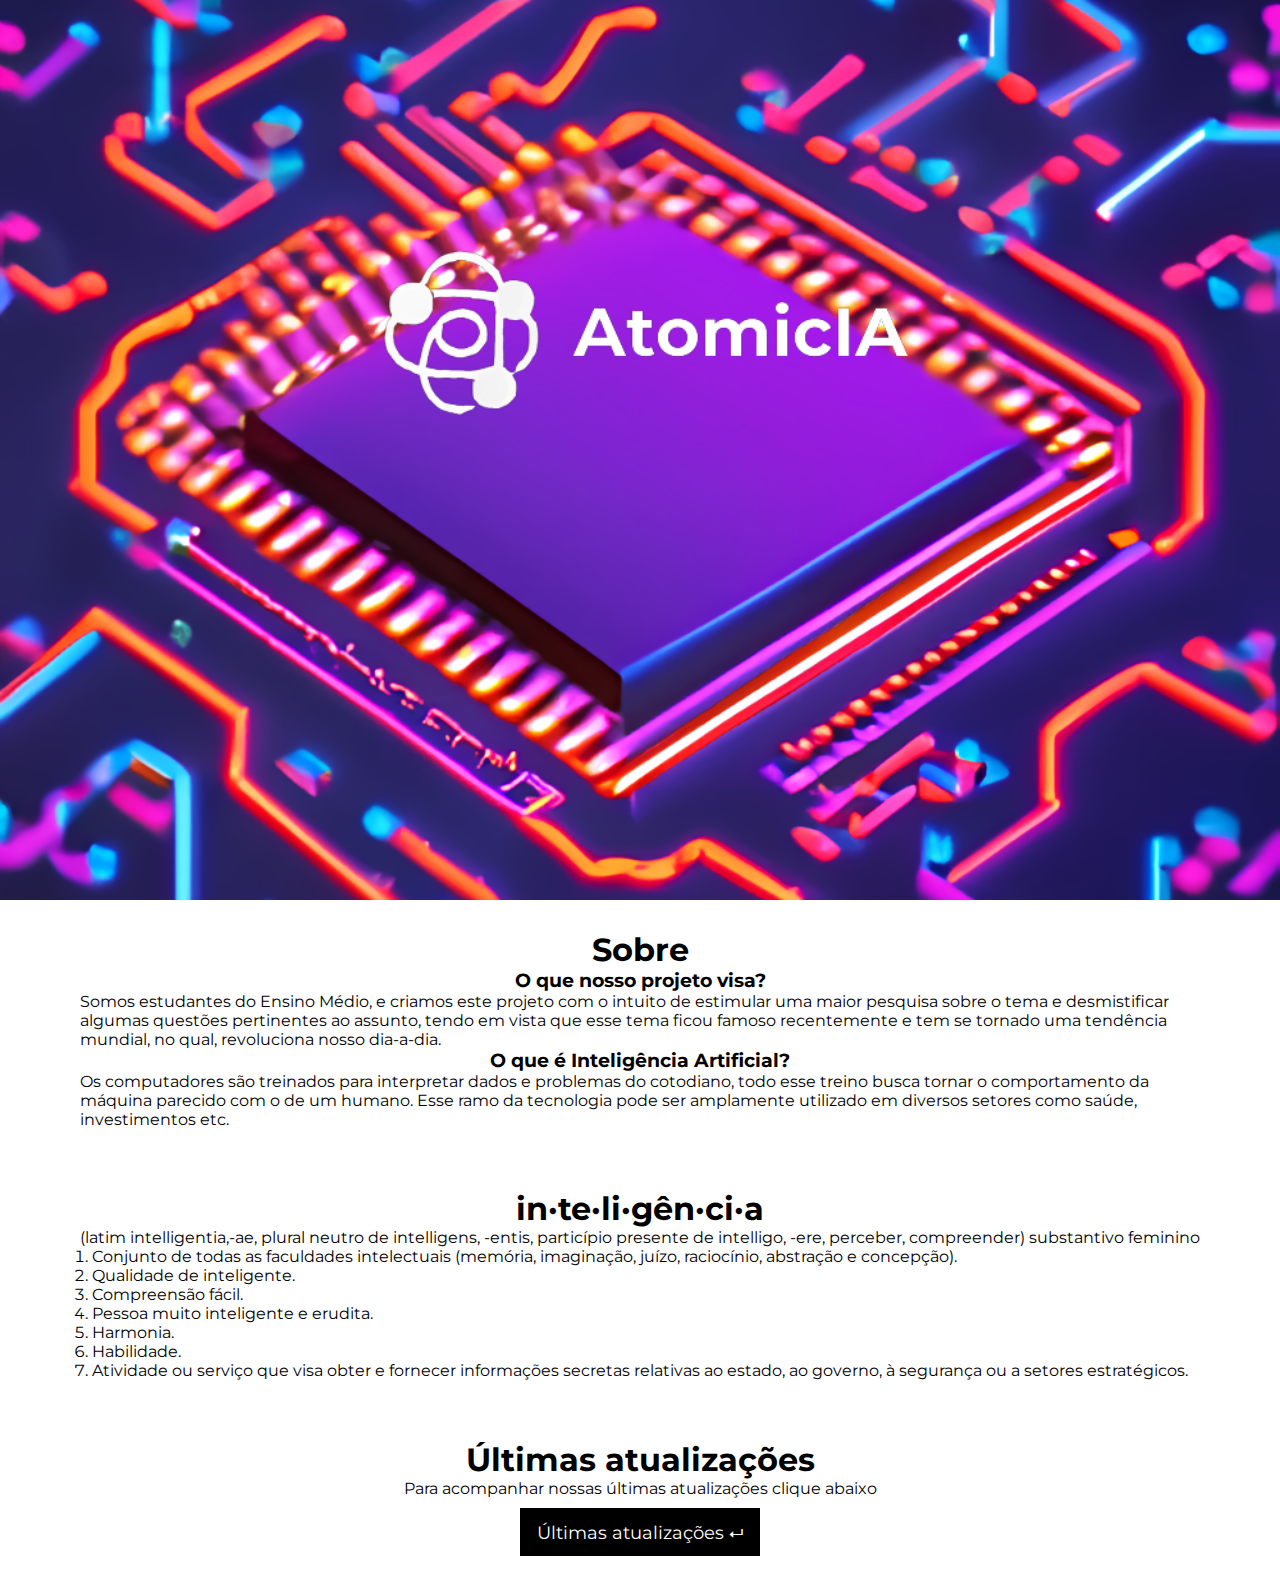
<file: index.html>
<!DOCTYPE html>
<html lang="en">

<head>
    <meta charset="UTF-8">
    <meta http-equiv="X-UA-Compatible" content="IE=edge">
    <meta name="viewport" content="width=device-width, initial-scale=1.0">
    <link rel="stylesheet" href="./style/style.css">
    <title>AtomicIa - Inteligência Artificial</title>
</head>

<body>
    <div class='parallax'>
        <img src='./img/logo.png'></img>
    </div>

    <div id="sobre" class="centered">
        <h1>Sobre</h1>
        <h3>O que nosso projeto visa?</h3>
        <p>Somos estudantes do Ensino Médio, e criamos este projeto com o intuito de estimular uma maior pesquisa sobre
            o tema e desmistificar algumas questões pertinentes ao assunto, tendo em vista que esse tema ficou famoso
            recentemente e tem se tornado uma tendência mundial, no qual, revoluciona nosso dia-a-dia.</p>

        <h3>O que é Inteligência Artificial?</h3>
        <p> Os computadores são treinados para interpretar dados e problemas do cotodiano, todo esse treino busca tornar
            o comportamento da máquina parecido com o de um humano.
            Esse ramo da tecnologia pode ser amplamente utilizado em diversos setores como saúde, investimentos etc.
    </div>


    <div class="centered">
        <h1>in·te·li·gên·ci·a</h1>
        <p>
            (latim intelligentia,-ae, plural neutro de intelligens, -entis, particípio presente de intelligo, -ere,
            perceber, compreender)
            substantivo feminino
        </p>
        <ol type="1">
            <li>Conjunto de todas as faculdades intelectuais (memória, imaginação, juízo, raciocínio, abstração e
                concepção).</li>
            <li>Qualidade de inteligente.</li>
            <li>Compreensão fácil.</li>
            <li>Pessoa muito inteligente e erudita.</li> 
            <li>Harmonia.</li>
            <li>Habilidade.</li>
            <li>Atividade ou serviço que visa obter e fornecer informações secretas relativas ao estado, ao governo, à
                segurança ou a setores estratégicos.</li>
        </ol>
    </div>
	<div class="centered">
		<h1>Últimas atualizações</h1>
			<p>Para acompanhar nossas últimas atualizações clique abaixo</p>
			<button type="button" onclick="window.location.href='./public/updates.html'">Últimas atualizações ⮠</button>
	</div>
</body>

</html>
</file>
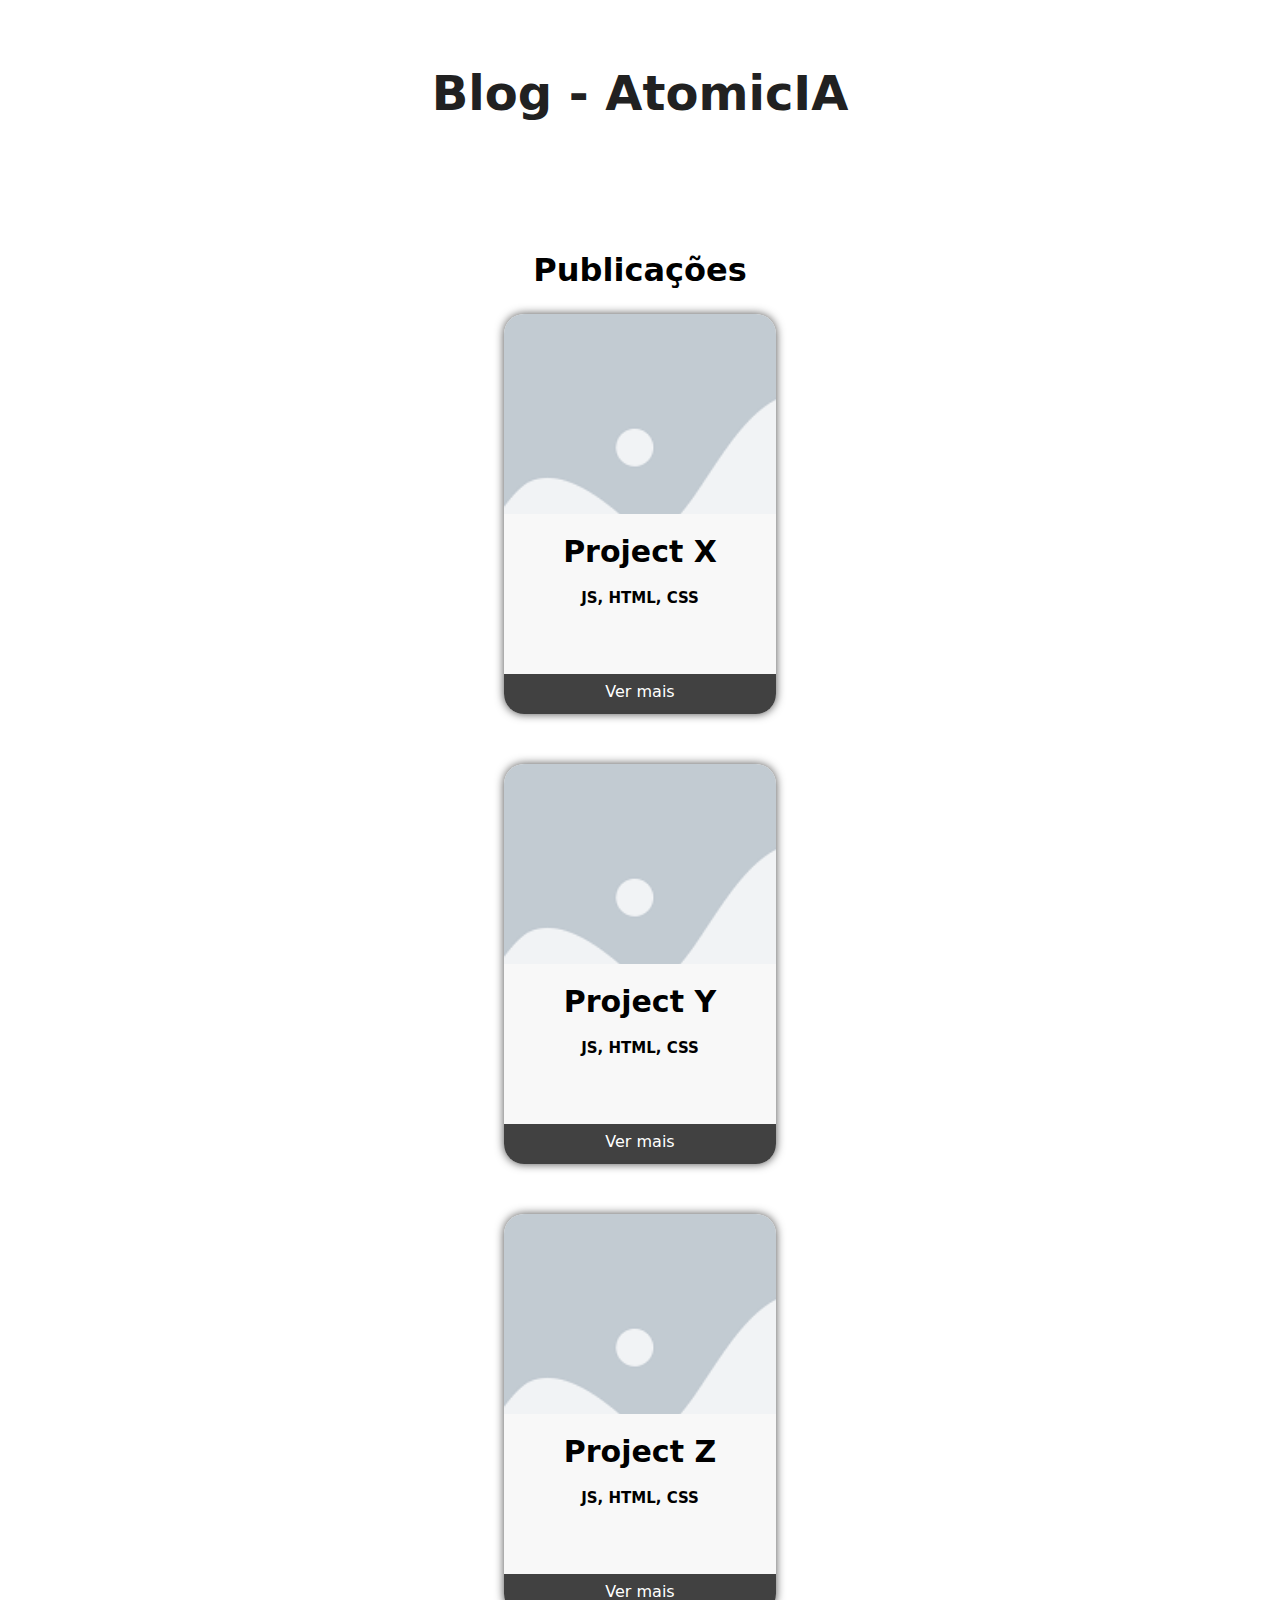
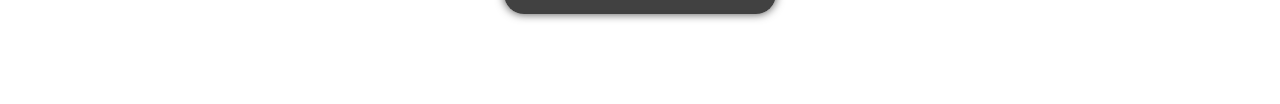
<file: public/updates.html>
<!DOCTYPE html>
<html lang="en">

	<head>
		<meta charset="UTF-8">
		<meta http-equiv="X-UA-Compatible" content="IE=edge">
		<meta name="viewport" content="width=device-width, initial-scale=1, minimum-scale=1">
		<link rel="stylesheet" href="../style/blogStyle.css">
		<title>Blog - AtomicIA</title>
	</head>

	<body>
		<div class="intro centered">
			<h1>Blog - AtomicIA</h1>
		</div>
		<div class="projects centered">
			<h1>Publicações</h1>
			<div class="container">
				<!--Card 1-->
				<div class="card">
					<div class="card-header">
						<img class="card-img" src="../img/placeholder.png">
					</div>
					<div class="card-body">
						<h2 class="card-project-title">Project X</h2>
						<h3 class="card-skills">JS, HTML, CSS</h3>
					</div>
					<div class="card-footer">
						<a href="#">Ver mais</a>
					</div>
				</div>
				<!--Card 2-->
				<div class="card">
					<div class="card-header">
						<img class="card-img" src="../img/placeholder.png">
					</div>
					<div class="card-body">
						<h2 class="card-project-title">Project Y</h2>
						<h3 class="card-skills">JS, HTML, CSS</h3>
					</div>
					<div class="card-footer">
						<a href="#">Ver mais</a>
					</div>
				</div>
				<!--Card 3-->
				<div class="card">
					<div class="card-header">
						<img class="card-img" src="../img/placeholder.png">
					</div>
					<div class="card-body">
						<h2 class="card-project-title">Project Z</h2>
						<h3 class="card-skills">JS, HTML, CSS</h3>
					</div>
					<div class="card-footer">
						<a href="#">Ver mais</a>
					</div>
				</div>
			</div>
		</div>
	</body>

</html>
</file>
<file: style/style.css>
@import url('https://fonts.googleapis.com/css2?family=Montserrat&display=swap');
*{
    margin: 0;
    padding: 0;
    font-family: 'Montserrat', sans-serif;
    scroll-behavior: smooth;
}
.parallax{
    background-image: url('../img/bg.png');
    background-attachment: fixed;
    background-position: center;
    background-repeat: no-repeat;
    background-size: cover;
    height: 100vh;
    width: 100;
}
  
.parallax img{
    display: block;
    margin-left: auto;
    margin-right: auto;
    width: 50%;
}

.centered{
	margin: auto;
	display: flex;
	flex-direction: column;
	justify-content: center;
	align-items: center;
	padding: 30px;
	max-width: 70rem;
}


button{
	width: 15rem;
	height: 3rem;
	font-size: 1.15rem;
	background-color: #000;
	color: #fff;
	border: 2px solid #000;
	outline: none;
	margin-top: 10px;
}

button:hover{
	background-color: #f8f8f8;
	color: #000;
	transition: .4s
}

@media only screen and (max-width: 768px) {
  
  body{
      overflow-x: hidden;
  }
  
  .parallax img{
	  padding-top: 9rem;
      height: 50vh;
      width: 85vw;
      scale: 1;
  }
}
</file>
<file: style/blogStyle.css>
@import url('https://fonts.googleapis.com/css2?family=Roboto&display=swap');
* {
    margin: 0;
    padding: 0;
    font-family: system-ui, -apple-system, BlinkMacSystemFont, 'Segoe UI', Roboto, Oxygen, Ubuntu, Cantarell, 'Open Sans', 'Helvetica Neue', sans-serif;
    overflow-x: hidden;
}

.centered{
    padding: 65px;

    margin: auto;
    width: 50%;
}

.intro{
    text-align: center;
}

.intro h1{
    font-size: 3rem;
    color: #212121;
}

.intro h3{
    color: #414141;
    padding: 5px;
    font-weight: 600;
}

.intro p{
    font-weight: bold;
}

.projects h1{
    text-align: center;
}

.container{
    width: 100%;
    display: flex;
    justify-content: space-evenly;
    flex-wrap: wrap;
}

.card{
    width: 17rem;
    height: 25rem;
    margin: 25px;
    border-radius: 20px;
    overflow: hidden;
    background-color: #f8f8f8;
    box-shadow: 0px 0px 10px rgba(0, 0, 0, 0.7);
}

.card-header{
    width: 100%;
    height: 200px;
    overflow: hidden;
}

.card-img{
    min-width: 100%;
    width: auto;
    height: 150%;
}

.card-body{
    height: 10rem;
    text-align: center;
}

.card-project-title{
    font-size: 30px;
    margin: 20px 0;
}

.card-skills{
    font-size: 15px;
}

.card-footer{
    height: 100px;
    text-align: center;
    background-color: #414141;
}

.card-footer a{
    padding: 0.5rem;
    color: #fff;
    display: block;
    text-decoration: none;
}

.history h1{
    text-align: center;
}

.history p{
    text-align: justify;
    padding: 10px;
}
</file>
